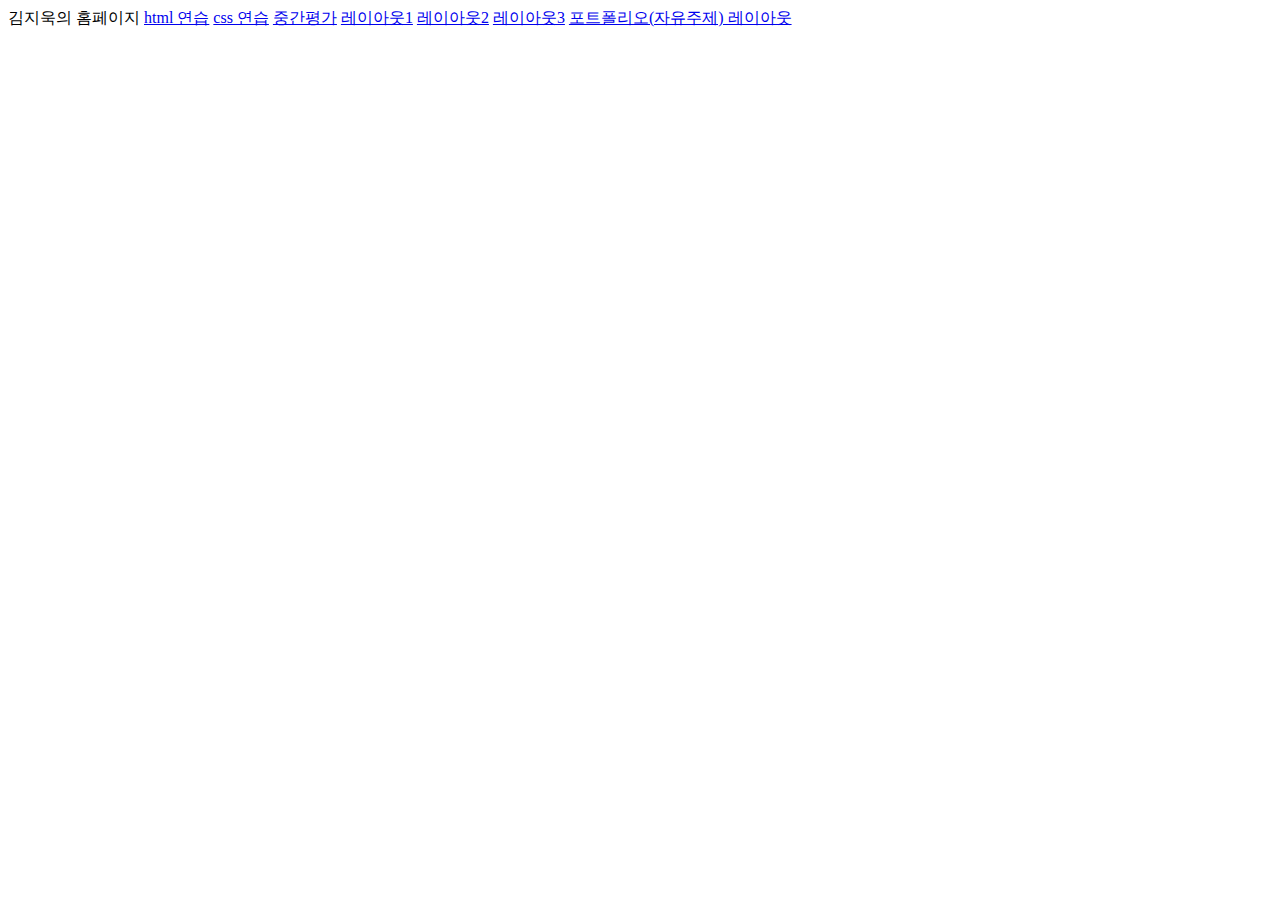
<file: index.html>
<!DOCTYPE html>
<html>
    <head>
        <tittle>김지욱의 홈페이지</tittle>
        <meta charset="utf-8" />
    </head>
    <body>
        <a href="html.html"> html 연습</a>
        <a href="css.html"> css 연습</a>
        <a href="real.html"> 중간평가</a>
        <a href="layout1/layout1.html"> 레이아웃1</a>
        <a href="layout2/layout2.html"> 레이아웃2</a>
        <a href="layout3/layout3.html"> 레이아웃3</a>
        <a href="last1.html"> 포트폴리오(자유주제) 레이아웃</a>

    </body>
</html>
</file>
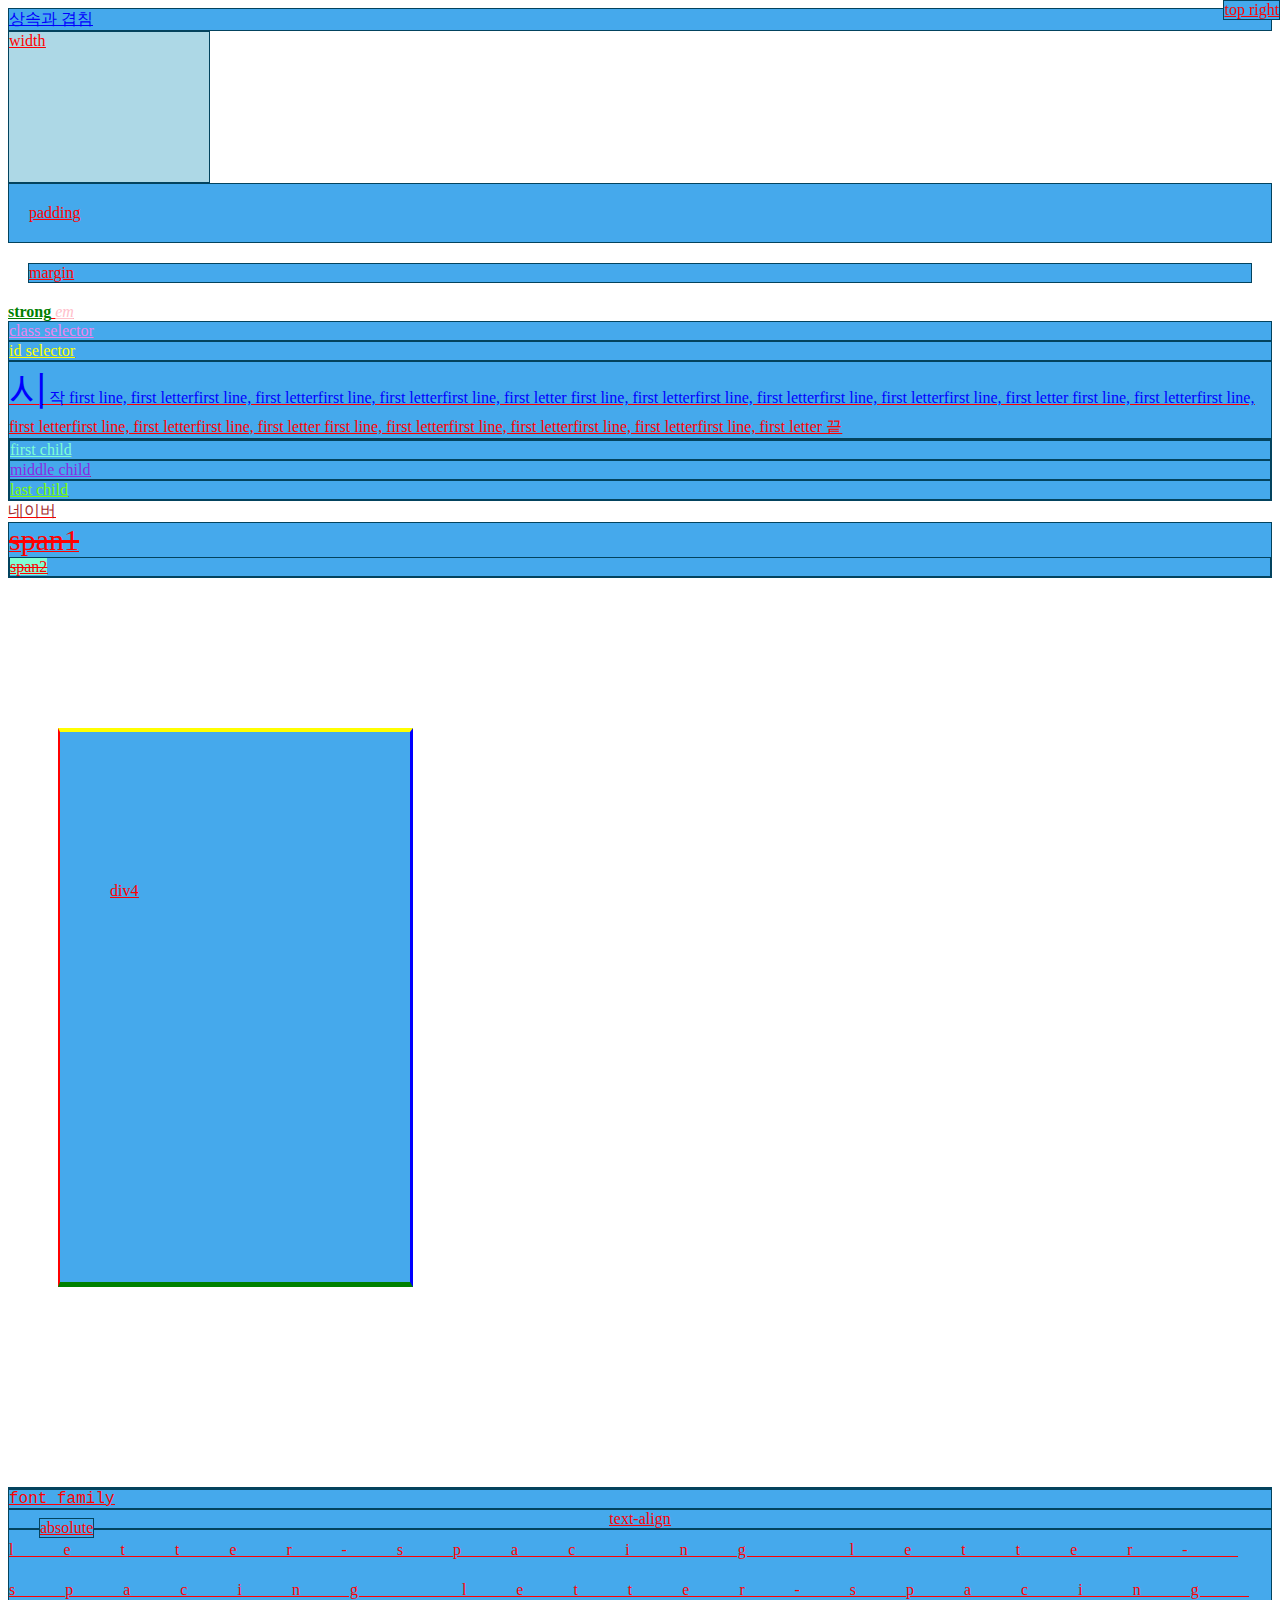
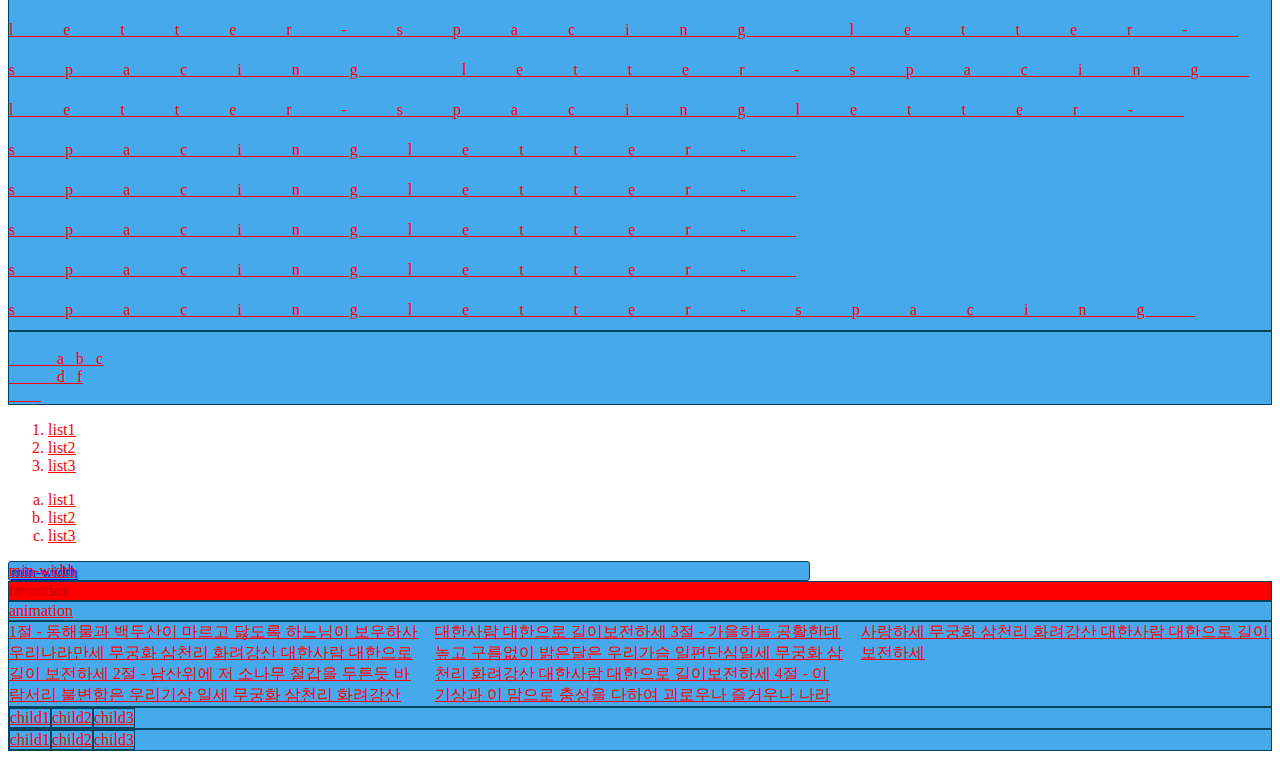
<file: css.html>
<!DOCTYPE html>
<html>
    <head>
        <title>css</title>
        <meta charset="utf-8" />
        <style>
            body{ color: red; }
            #div1{ color: blue; }
            #div2{ color: #41c0bc; }
            #div3{ color: rgb(red, green, blue)}
            /* ccs의 주석 */
        </style>
        <!-- html의 주석-->
    </head>
    <body>
        <div id="div1">상속과 겹침</div>

        <style>
            div{ 
                background-color: rgb(69, 169, 236);
                border: solid 1px rgb(3, 67, 94);
            }
            #w1{
                width: 200px;
                height: 150px;
                background-color: lightblue;
            }
        </style>
        <div id="w1">width</div>
        <style>
            #p1{
                padding: 20px;
            }
        </style>
        <div id="p1" >padding</div>

        <style>
            #m1{
                margin: 20px;
            }
        </style>
        <div id="m1">margin</div>

        <style>
            *{ text-decoration: underline; }
            strong{ /* element selector 요소 선택자 */
                color: green;
            }
            em{
                color: pink;
            }
        </style>
        <strong>strong</strong>
        <em>em</em>

        <style>
            .c1{
                color: violet;
            }
            #d1{
                color: yellow;
            }
        </style>
        <div class="c1" >class selector</div>
        <div id="d1">id selector</div>

        <style>
            #f1::first-line{
                color: blue;
            }
            #f1::first-letter{
                font-size: 40px;
            }
            #f1::before{ content: "시작";}
            #f1::after{content: "끝";}
        </style>
        <div id="f1">
            first line, first letterfirst line, first letterfirst line, first letterfirst line, first letter
            first line, first letterfirst line, first letterfirst line, first letterfirst line, first letter
            first line, first letterfirst line, first letterfirst line, first letterfirst line, first letter
            first line, first letterfirst line, first letterfirst line, first letterfirst line, first letter
        </div>

        <style>
            #d2 div:first-child{
                color: aquamarine;
            }
            #d2 div:nth-child(2){
                color:blueviolet;
            }
            #d2 div:last-child{
                color: chartreuse;
            }

        </style>
        <div id="d2">
            <div>first child</div>
            <div>middle child</div>
            <div>last child</div>
        </div>

        <style>
            /* :link, visited, :hover, active, :focus */
            a:link{ color:brown; } /*링크가 있을때*/
            a:visited{ color: aquamarine; } /*방문한 후*/
            a:hover{ color: blueviolet;} /*마우스를 올리면*/
            a:active{ color: darkslateblue;} /*클릭하면*/
            a:focus{ color:darkgoldenrod;} /*포커스 되면*/
            a{text-decoration: none;}
        </style>
        <a href="https://www.naver.com/">네이버</a>

        <style>
            #d3>span{/*자식 요소 선택자*/
                font-size: 30px;
            }
            #d3 span{/*하위 요소 선택자*/
                text-decoration: line-through;
            }
            #d3>div>span{
                background-color: aquamarine;
            }
        </style>
        <div id="d3">
            <span>span1</span>
            <div>
                <span>span2</span>
            </div>
        </div>

        <style>
            /* width, height, margin, border, padding */
            #d4{
                width: 200px;
                height: 200px;
                border: solid 2px black;
                border-left: solid 2px red;
                border-right: solid 3px blue;
                border-top: solid 4px yellow;
                border-bottom: solid 5px green;

                margin: 100px;
                margin: 50px 100px;/*상하 좌우*/
                margin: 50px 100px 150px 200px;/*상 우 하 좌*/
                /*위부터 시계방향*/
                margin-left: 50px;
                margin-right: 100px;
                margin-top: 150px;
                margin-bottom: 200px;

                padding: 100px;
                padding: 50px 100px;/*상하 좌우*/
                padding: 50px 100px 150px 200px;/*상 우 하 좌*/
                /*위부터 시계방향*/
                padding-left: 50px;
                padding-right: 100px;
                padding-top: 150px;
                padding-bottom: 200px;
            }
        </style>
        <div id="d4">div4</div>

        <style>
            #d5{
                position: absolute; /*절대적인*/
                left: 30px;
                top: 30px;
            }
            #d6{
                position: relative;
                /*relative 부모는 absolute자식의 기준이 된다*/
            }
        </style>
        <div id="d6">
            <div id="d5">absolute</div>
        </div>

        <style>
            #d7{
                position: fixed;
                top: 0px;
                right: 0px;
            }
        </style>
        <div id="d7">top right</div>

        <style>
            #d8{
                font-family: 'Courier New', Courier, monospace;
            }
        </style>
        <div id="d8">font family</div>

        <style>
            #d9{
                text-align: center;
            }
        </style>
        <div id="d9">text-align</div>

        <style>
            #d10{
                letter-spacing: 50px;
                line-height: 40px;
            }
        </style>
        <div id="d10">letter-spacing letter-spacing letter-spacing letter-spacing letter-spacing letter-spacing letter-spacingletter-spacingletter-spacingletter-spacingletter-spacingletter-spacingletter-spacing
        </div>

        <style>
            #d11{
                white-space:pre;
            }
        </style>
        <div id="d11">
            a   b   c
            d   f
        </div>

        <style>
            ul{
                list-style-type: decimal;
            }

            ol{
                list-style-type: lower-alpha;
            }
        </style>

        <ul>
            <li>list1</li>
            <li>list2</li>
            <li>list3</li>
        </ul>
        <ol>
            <li>list1</li>
            <li>list2</li>
            <li>list3</li>
        </ol>

        <style>
            #d12{
                min-width: 200px;
                max-width: 800px;
                border-radius: 3px;
                text-shadow: 2px 2px 1px blue;
            }
        </style>
        <div id="d12">min-width</div>

        <style>
            #d13{
                background-color: red;
                border-radius: 0px;
                text-shadow: 0px 0px 0px black;
                transition: background-color 1s,
                border-radius 1s,text-shadow 1s;
            }
            #d13:hover{
                background-color: blue;
                border-radius: 20px;
                text-shadow: 2px 2px 2px black;
            }
        </style>
        <div id="d13">transition</div>

        <style>
            #d14{}
            #d14:hover{
                animation-name: d14_animation;
                animation-duration: 2s;

            }
            @keyframes d14_animation{
                0%{background-color: white;}
                50%{background-color: red;}
                100%{background-color: green;}
            }
        </style>
        <div id="d14">animation</div>

        <style>
            .col1{
                columns: 100px 3;
                /*최소 넓이, 최대 단수*/
            }
        </style>
        <div class="col1">
            1절 - 동해물과 백두산이 마르고 닳도록
            하느님이 보우하사 우리나라만세
            무궁화 삼천리 화려강산 대한사람 대한으로 길이 보전하세
            
            2절 - 남산위에 저 소나무 철갑을 두른듯
            바람서리 불변함은 우리기상 일세
            무궁화 삼천리 화려강산 대한사람 대한으로 길이보전하세
            
            3절 - 가을하늘 공활한데 높고 구름없이 
            밝은달은 우리가슴 일편단심일세
            무궁화 삼천리 화려강산 대한사람 대한으로 길이보전하세
            
            4절 - 이 기상과 이 맘으로 충성을 다하여
            괴로우나 즐거우나 나라사랑하세
            무궁화 삼천리 화려강산 대한사람 대한으로 길이보전하세
        </div>

        <style>
            #d15{
                display: flex;
                /*표시방식: 유연하게*/

            }
            #div>div:nth-child(1){flex:2; }
            #div>div:nth-child(2){flex:5; }
            #div>div:nth-child(3){flex:8; }
        </style>
        <div id="d15">
            <div>child1</div>
            <div>child2</div>
            <div>child3</div>
        </div>

        <style>
            #d16{
                display: flex;
                justify-content: space;
            }
        </style>
        <div id="d16">
            <div>child1</div>
            <div>child2</div>
            <div>child3</div>
        </div>
            
    </body>
</html>
</file>
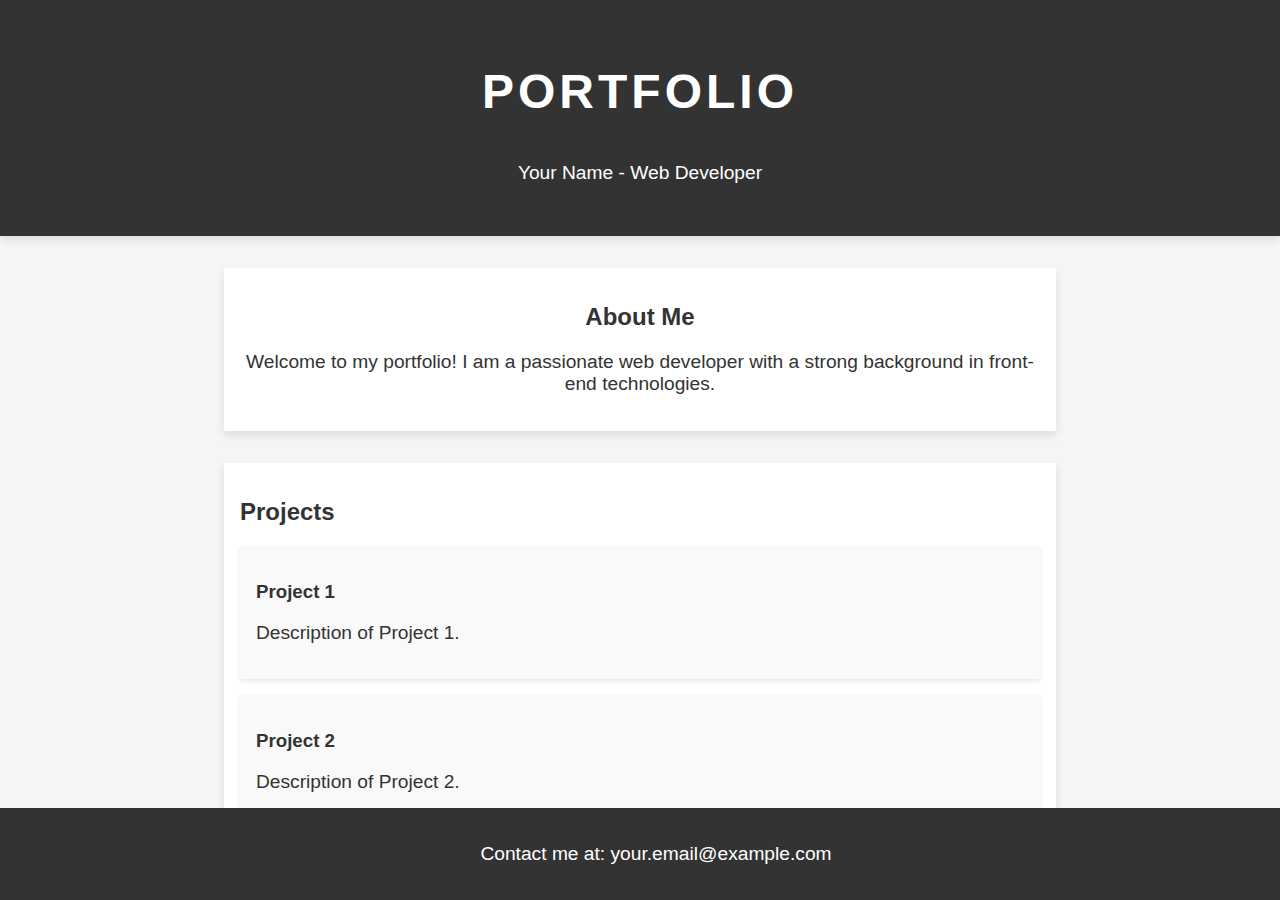
<file: port.html>
<!DOCTYPE html>
<html lang="en">
<head>
    <meta charset="UTF-8">
    <meta name="viewport" content="width=device-width, initial-scale=1.0">
    <title>Your Portfolio</title>
    <style>
        body {
            font-family: 'Arial', sans-serif;
            margin: 0;
            padding: 0;
            box-sizing: border-box;
            background-color: #f5f5f5;
            color: #333;
        }

        header {
            background-color: #333;
            color: #fff;
            text-align: center;
            padding: 2em;
            box-shadow: 0 4px 8px rgba(0, 0, 0, 0.1);
        }

        h1 {
            font-size: 3em;
            margin-bottom: 0.5em;
            letter-spacing: 4px;
            position: relative;
            display: inline-block;
        }

        h1::before {
            content: '';
            position: absolute;
            top: 0;
            left: 0;
            width: 100%;
            height: 100%;
            background-color: rgba(255, 255, 255, 0.4);
            z-index: -1;
            animation: bounce 1s infinite alternate;
        }

        @keyframes bounce {
            0% {
                transform: translateY(0);
            }
            100% {
                transform: translateY(-10px);
            }
        }

        p {
            font-size: 1.2em;
        }

        section {
            max-width: 800px;
            margin: 2em auto;
            padding: 1em;
            background-color: #fff;
            box-shadow: 0 4px 8px rgba(0, 0, 0, 0.1);
            transition: transform 0.3s ease-in-out;
        }

        h2, h3 {
            color: #333;
        }

        .about-me {
            text-align: center;
        }

        .projects {
            margin-top: 2em;
        }

        .project {
            margin-bottom: 1em;
            padding: 1em;
            background-color: #f9f9f9;
            box-shadow: 0 2px 4px rgba(0, 0, 0, 0.1);
            transition: transform 0.3s ease-in-out;
        }

        .project:hover {
            transform: translateY(-5px);
        }

        footer {
            text-align: center;
            padding: 1em;
            background-color: #333;
            color: #fff;
            position: fixed;
            bottom: 0;
            width: 100%;
        }
    </style>
</head>
<body>
    <header>
        <h1>PORTFOLIO</h1>
        <p>Your Name - Web Developer</p>
    </header>

    <section class="about-me">
        <h2>About Me</h2>
        <p>Welcome to my portfolio! I am a passionate web developer with a strong background in front-end technologies.</p>
    </section>

    <section class="projects">
        <h2>Projects</h2>
        <div class="project">
            <h3>Project 1</h3>
            <p>Description of Project 1.</p>
        </div>
        <div class="project">
            <h3>Project 2</h3>
            <p>Description of Project 2.</p>
        </div>
        <!-- Add more projects as needed -->
    </section>

    <footer>
        <p>Contact me at: your.email@example.com</p>
    </footer>
</body>
</html>
</file>
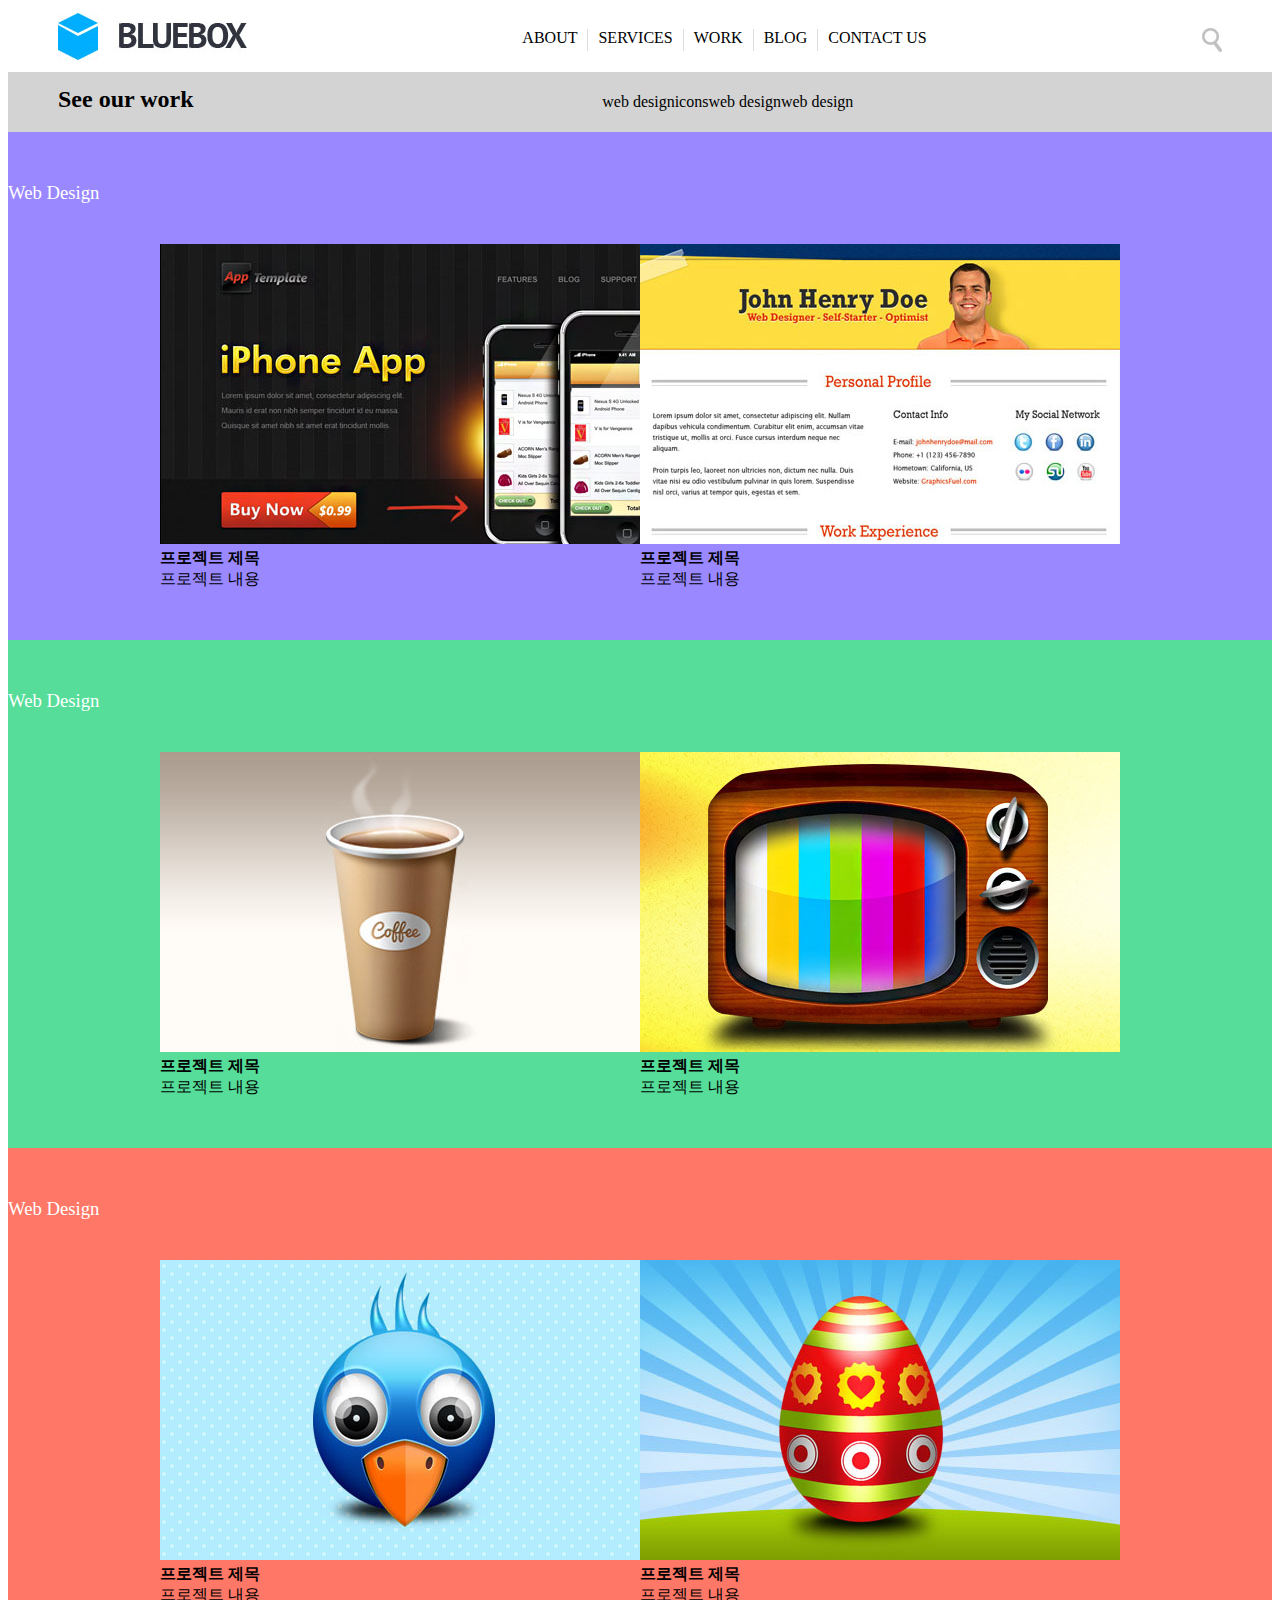
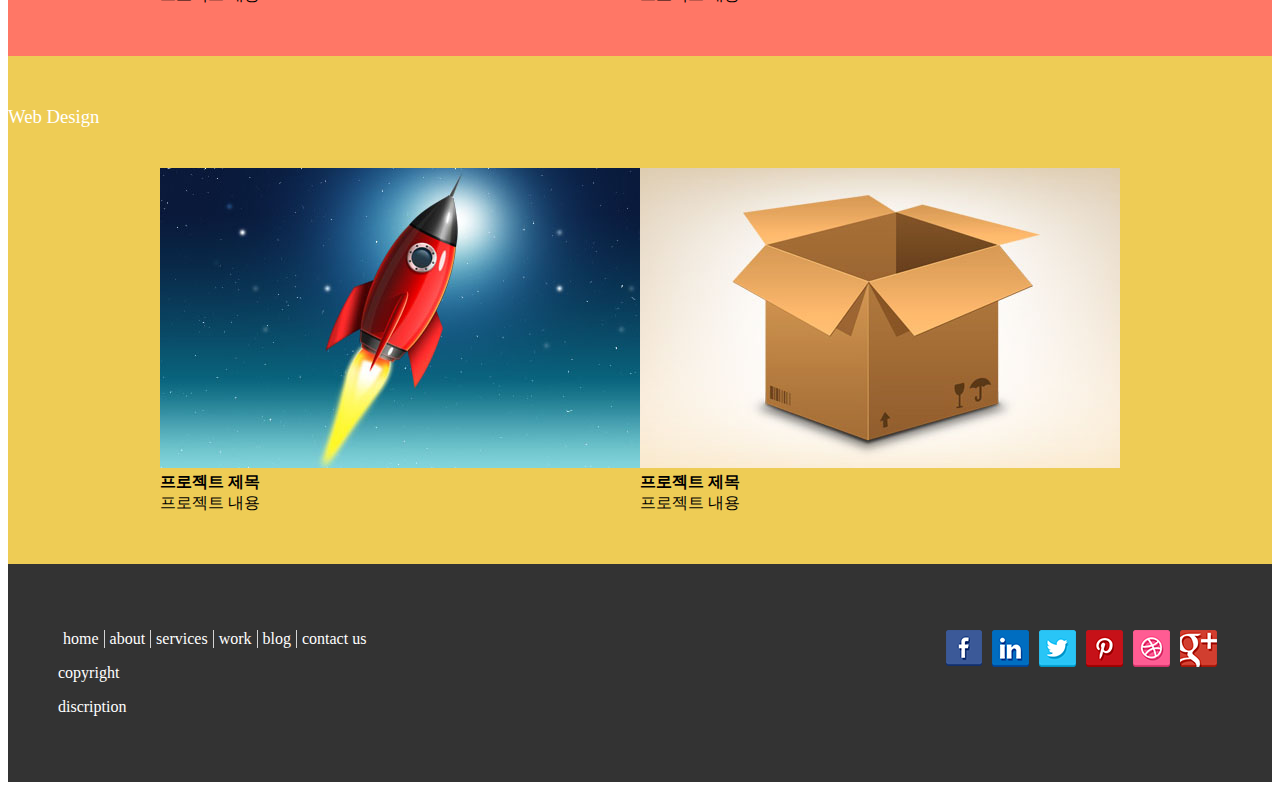
<file: layout1/layout1.html>
<!DOCTYPE html>
<html>
    <head>
        <title>layout1</title>
        <meta charset="utf-8" />
        <style>
            #wrap ul{}
            #wrap>header>ul>li{}
            #wrap{
                min-width: 1000px;
                max-width: 1920px;
                margin: 0px auto;
            }
            header ul{
                list-style: none;
                display: flex;
                padding: 0px;
            }
            header li{
                padding: 0px 10px; /* 상하 좌우 */
                border-right: solid 1px gainsboro;
            }
            header li:last-child{
                border: none;
            }
            header{
                display: flex;
                justify-content: space-between;
                padding: 5px 50px;
            }
            header h1{
                margin: 0px;
            }
            header img{
                display: block;
            }
            header>div>img{
                margin: 15px 0px
            }
            nav ul{
                list-style: none;
                display: flex;
            }
            nav li{
                list-style: none;
                display: flex;
            }
            nav{
                display: flex;
                justify-content: space-between;
                background-color: lightgray;
                padding: 5px 50px;
            }
            nav h2{
                margin: 9px 0px;
            }
            #content>section>div{
                display: flex;
                justify-content: center;
            }
            #content dt{
                font-weight: bold;
            }
            #content dd{
                margin: 0px;
            }
            .contanier{
                margin: 0px 10px;
            }
            #content>section:nth-child(1){background-color: #98f;}
            #content>section:nth-child(2){background-color: #5d9;}
            #content>section:nth-child(3){background-color: #f76;}
            #content>section:nth-child(4){background-color: #ec5;}
            h3{
                margin: 0px;
                padding-bottom: 40px;
                color: white;
                font-weight: normal;
            }
            section{
                padding: 50px 0px;
            }
            footer ul{
                list-style: none;
                display: flex;
                padding: 0px;
            }
            footer ul li{
                padding: 0px 5px;
            }
            footer div:first-child li{
                border-right: solid 1px lightgray;
            }
            footer div:first-child li:last-child{
                border: none;
            }
            footer{
                display: flex;
                justify-content: space-between;
                background-color: #333;
                color: white;
                padding: 50px;
            }


        </style>
    </head>
    <body>
        <div id="wrap">
            <header>
                <h1><img src="logo.png" /></h1>
                <ul>
                    <li>ABOUT</li>
                    <li>SERVICES</li>
                    <li>WORK</li>
                    <li>BLOG</li>
                    <li>CONTACT US</li>
                </ul>
                <div><img src="zoom.png" /></div>
            </header>
            <nav>
                <h2>See our work</h2>
                <ul>
                    <li>web design</li>
                    <li>icons</li>
                    <li>web design</li>
                    <li>web design</li>
                </ul>
                <div></div>

            </nav>
            <div id="content">
                <section>
                    <h3>Web Design</h3>
                    <div>
                        <div class="container">
                            <img src="img1.png" />
                            <d1>
                                <dt>프로젝트 제목</dt>
                                <dd>프로젝트 내용</dd>
                            </d1>
                        </div>
                        <div class="container">
                            <img src="img2.png" />
                            <d1>
                                <dt>프로젝트 제목</dt>
                                <dd>프로젝트 내용</dd>
                            </d1>
                        </div>
                    </div>
                </section>
                <section>
                    <h3>Web Design</h3>
                    <div>
                        <div class="container">
                            <img src="img3.png" />
                            <d1>
                                <dt>프로젝트 제목</dt>
                                <dd>프로젝트 내용</dd>
                            </d1>
                        </div>
                        <div class="container">
                            <img src="img4.png" />
                            <d1>
                                <dt>프로젝트 제목</dt>
                                <dd>프로젝트 내용</dd>
                            </d1>
                        </div>
                    </div>
                </section>
                <section>
                    <h3>Web Design</h3>
                    <div>
                        <div class="container">
                            <img src="img5.png" />
                            <d1>
                                <dt>프로젝트 제목</dt>
                                <dd>프로젝트 내용</dd>
                            </d1>
                        </div>
                        <div class="container">
                            <img src="img6.png" />
                            <d1>
                                <dt>프로젝트 제목</dt>
                                <dd>프로젝트 내용</dd>
                            </d1>
                        </div>
                    </div>
                </section>
                <section>
                    <h3>Web Design</h3>
                    <div>
                        <div class="container">
                            <img src="img7.png" />
                            <d1>
                                <dt>프로젝트 제목</dt>
                                <dd>프로젝트 내용</dd>
                            </d1>
                        </div>
                        <div class="container">
                            <img src="img8.png" />
                            <d1>
                                <dt>프로젝트 제목</dt>
                                <dd>프로젝트 내용</dd>
                            </d1>
                        </div>
                    </div>
                </section>
            </div>
            <footer>
                <div>
                    <ul>
                        <li>home</li>
                        <li>about</li>
                        <li>services</li>
                        <li>work</li>
                        <li>blog</li>
                        <li>contact us</li>
                    </ul>
                    <p>copyright</p>
                    <p>discription</p>
                </div>
                <ul>
                    <li><img src="icon1.png"></li>
                    <li><img src="icon2.png"></li>
                    <li><img src="icon3.png"></li>
                    <li><img src="icon4.png"></li>
                    <li><img src="icon5.png"></li>
                    <li><img src="icon6.png"></li>
                </ul>
            </footer>
        </div>
    </body>
</html>
</file>
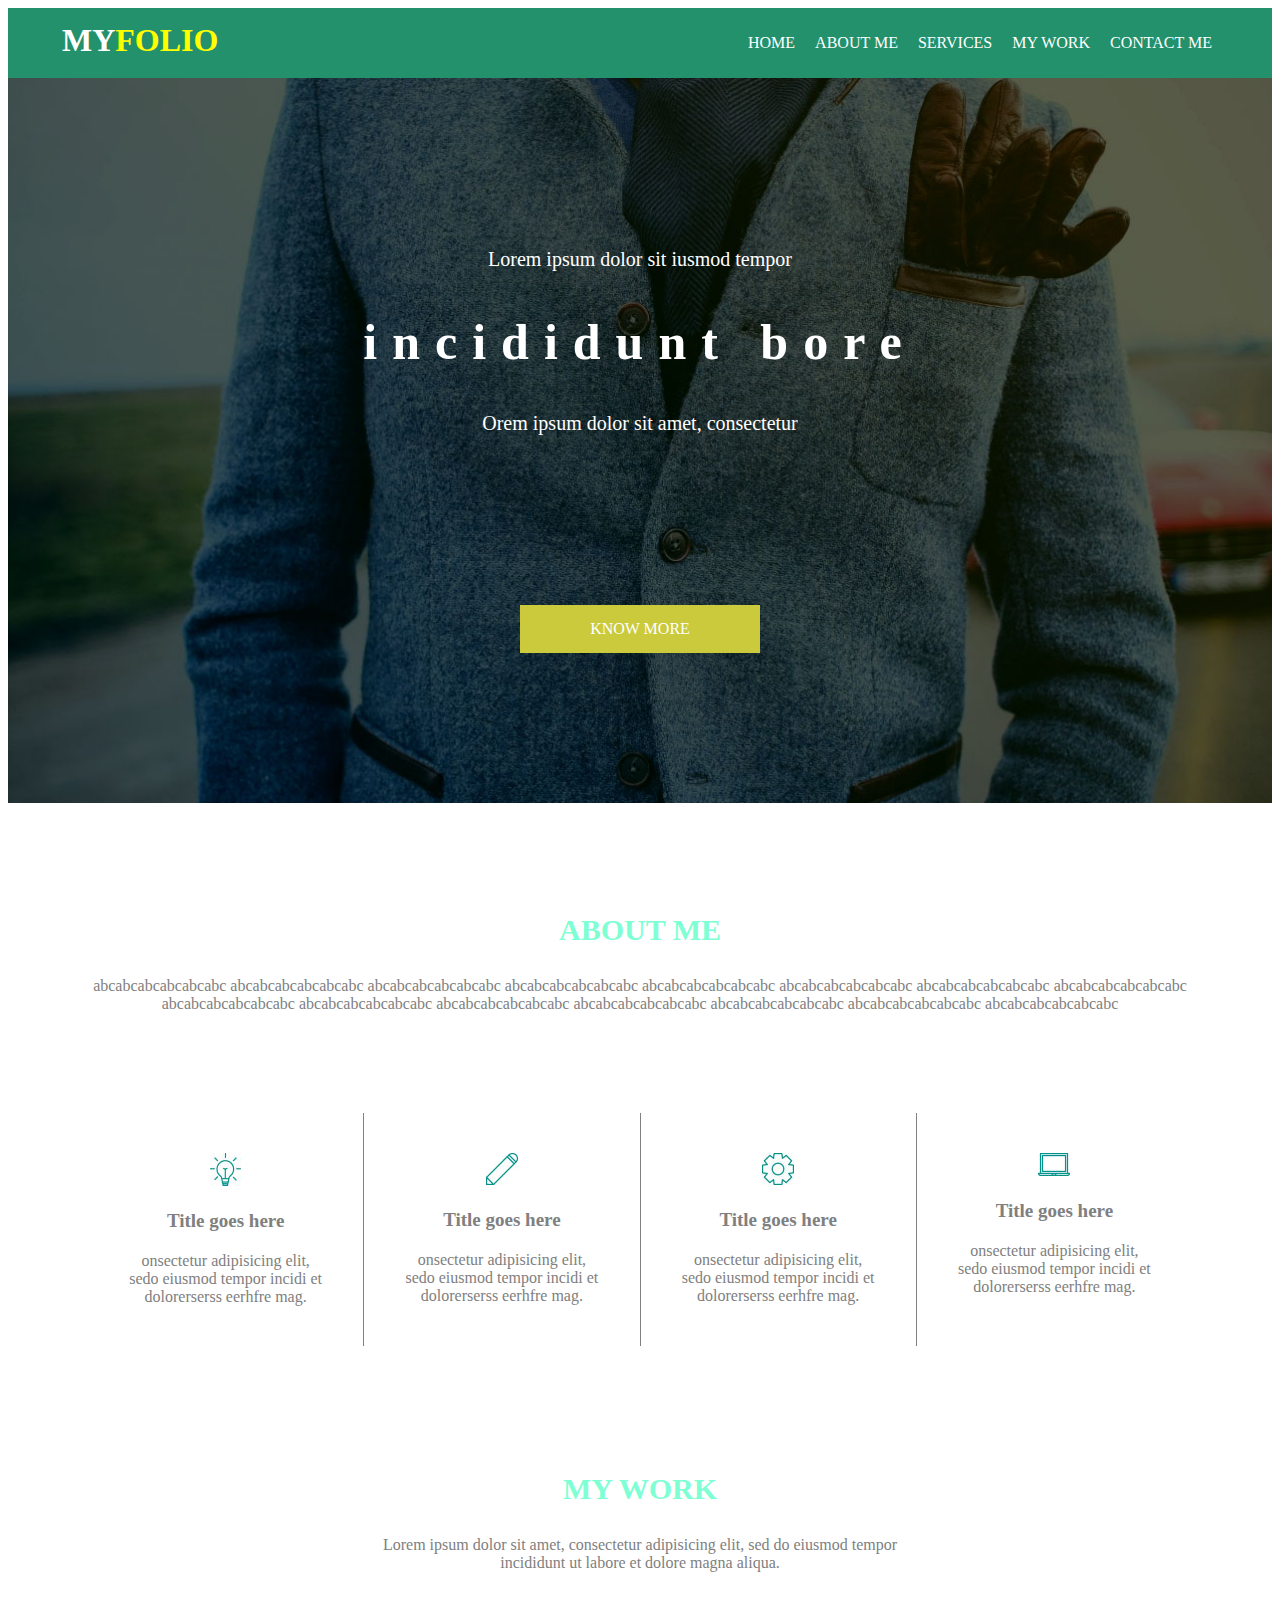
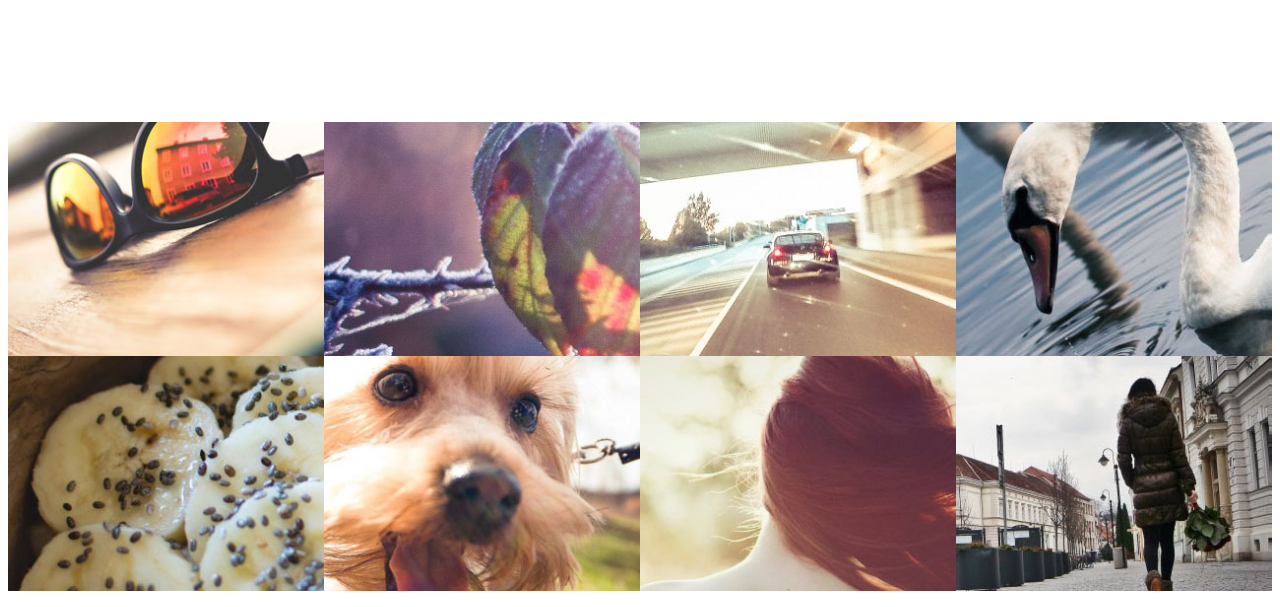
<file: layout2/layout2.html>
<!DOCTYPE html>
<html>
    <head>
        <title>layout2</title>
        <meta charset="utf-8" />
        <style>
            #wrap{
                min-width: 1000px;
                max-width: 1920px;
                margin: 0px auto;
            }
            header{
                display: flex;
                justify-content: space-between;
                background-color: rgb(34, 145, 108);
                color: white;
                padding: 10px 50px;
            }
            header ul{
                list-style: none; /*리스트 모양 : 없음*/
                display: flex; /*내용을 가로배치 유연하게(flex)*/
                padding: 0px;
            }
            header li{
                margin: 0px 10px;
            }
            header h1{
                margin: 4px;
            }
            header h1 span{
                color: yellow;
            }
            #main_visual{
                background-image: url("img1.png");
                padding: 150px;
                text-align: center;
                color: white;
                background-size: 100px auto;
                background-repeat: no-repeat;
                background-color: black;
                background-size: contain;/*담기도록*/
                background-size: cover;/*씌우도록*/
                background-position: 50% 50%;
            }
            #main_visual p{
                font-size: 20px;
            }
            #main_visual h2{
                font-size: 50px;
                letter-spacing: 15px;
            }
            .button{
                background-color: rgb(202, 202, 60);
                display: inline-block;
                padding: 15px 70px;
                margin-top: 150px;  
            }
            section{
                text-align: center;
                color: gray;
            }
            section h3{
                font-size: 30px;
                color: aquamarine;
            }
            #content1{
                padding: 80px;
            }
            #content1 ul{
                display: flex;
                list-style: none;
                padding: 0px;
                justify-content: stretch;
                margin-top: 100px;
            }
            #content1 li{
                border-right: solid 1px gray;
                padding: 40px;
            }
            #content1 li:last-child{
                border: none;
            }
            #content1 dt{
                font-size: 19px;
                font-weight: bold;
                margin: 20px;
            }
            #content1 dd{
                margin: 0px;
            }
            #content2 ul{
                display: flex;
                flex-direction: row;
                flex-wrap: wrap;
                list-style: none;
                padding: 0px;
                margin-top: 150px;
            }
            #content2 li{
                width: 25%; /*li를 1/4크기로 */
            }
            #content2 img{
                width: 100%; /* 있을 수 있는 공간에서 최대크기*/
                display: block; /* 글자취급하여 생기는 여백 해결 */
            }
        </style>
    </head>
    <body>
        <div id="wrap">
            <header>
                <h1>MY<span>FOLIO</span></h1>
                <ul>
                    <li>HOME</li>
                    <li>ABOUT ME</li>
                    <li>SERVICES</li>
                    <li>MY WORK</li>
                    <li>CONTACT ME</li>
                </ul>

            </header>
            <div id="main_visual">
                <p>Lorem ipsum dolor sit iusmod tempor</p>
                <h2>incididunt bore</h2>
                <p>Orem ipsum dolor sit amet, consectetur</p>
                <div class="button">KNOW MORE</div>
            </div>
            <section id="content1">
                <h3>ABOUT ME</h3>
                <p>
                    abcabcabcabcabcabc  abcabcabcabcabcabc  abcabcabcabcabcabc  abcabcabcabcabcabc  abcabcabcabcabcabc
                    abcabcabcabcabcabc  abcabcabcabcabcabc  abcabcabcabcabcabc  abcabcabcabcabcabc  abcabcabcabcabcabc
                    abcabcabcabcabcabc  abcabcabcabcabcabc  abcabcabcabcabcabc  abcabcabcabcabcabc  abcabcabcabcabcabc
                </p>
                <ul>
                    <li>
                        <img src="a1.png">
                        <dl>
                            <dt>Title goes here</dt>
                            <dd>
                                onsectetur adipisicing elit, sedo eiusmod tempor 
                                incidi et dolorerserss eerhfre mag.
                            </dd>
                        </dl>
                    </li>
                    <li>
                        <img src="a2.png">
                        <dl>
                            <dt>Title goes here</dt>
                            <dd>
                                onsectetur adipisicing elit, sedo eiusmod tempor 
                                incidi et dolorerserss eerhfre mag.
                            </dd>
                        </dl>
                    </li>
                    <li>
                        <img src="a3.png">
                        <dl>
                            <dt>Title goes here</dt>
                            <dd>
                                onsectetur adipisicing elit, sedo eiusmod tempor 
                                incidi et dolorerserss eerhfre mag.
                            </dd>
                        </dl>
                    </li>
                    <li>
                        <img src="a4.png">
                        <dl>
                            <dt>Title goes here</dt>
                            <dd>
                                onsectetur adipisicing elit, sedo eiusmod tempor 
                                incidi et dolorerserss eerhfre mag.
                            </dd>
                        </dl>
                    </li>
                </ul>
            </section>
            <section id="content2">
                <h3>MY WORK</h3>
                <p>
                    Lorem ipsum dolor sit amet, consectetur adipisicing elit, 
                    sed do eiusmod tempor <br /> incididunt ut labore et dolore magna 
                    aliqua.
                </p>
                <ul>
                    <li><img src="b1.png" /></li>
                    <li><img src="b2.png" /></li>
                    <li><img src="b3.png" /></li>
                    <li><img src="b4.png" /></li>
                    <li><img src="b5.png" /></li>
                    <li><img src="b6.png" /></li>
                    <li><img src="b7.png" /></li>
                    <li><img src="b8.png" /></li>
                </ul>
            </section>
        </div>
    </body>
</html>
</file>
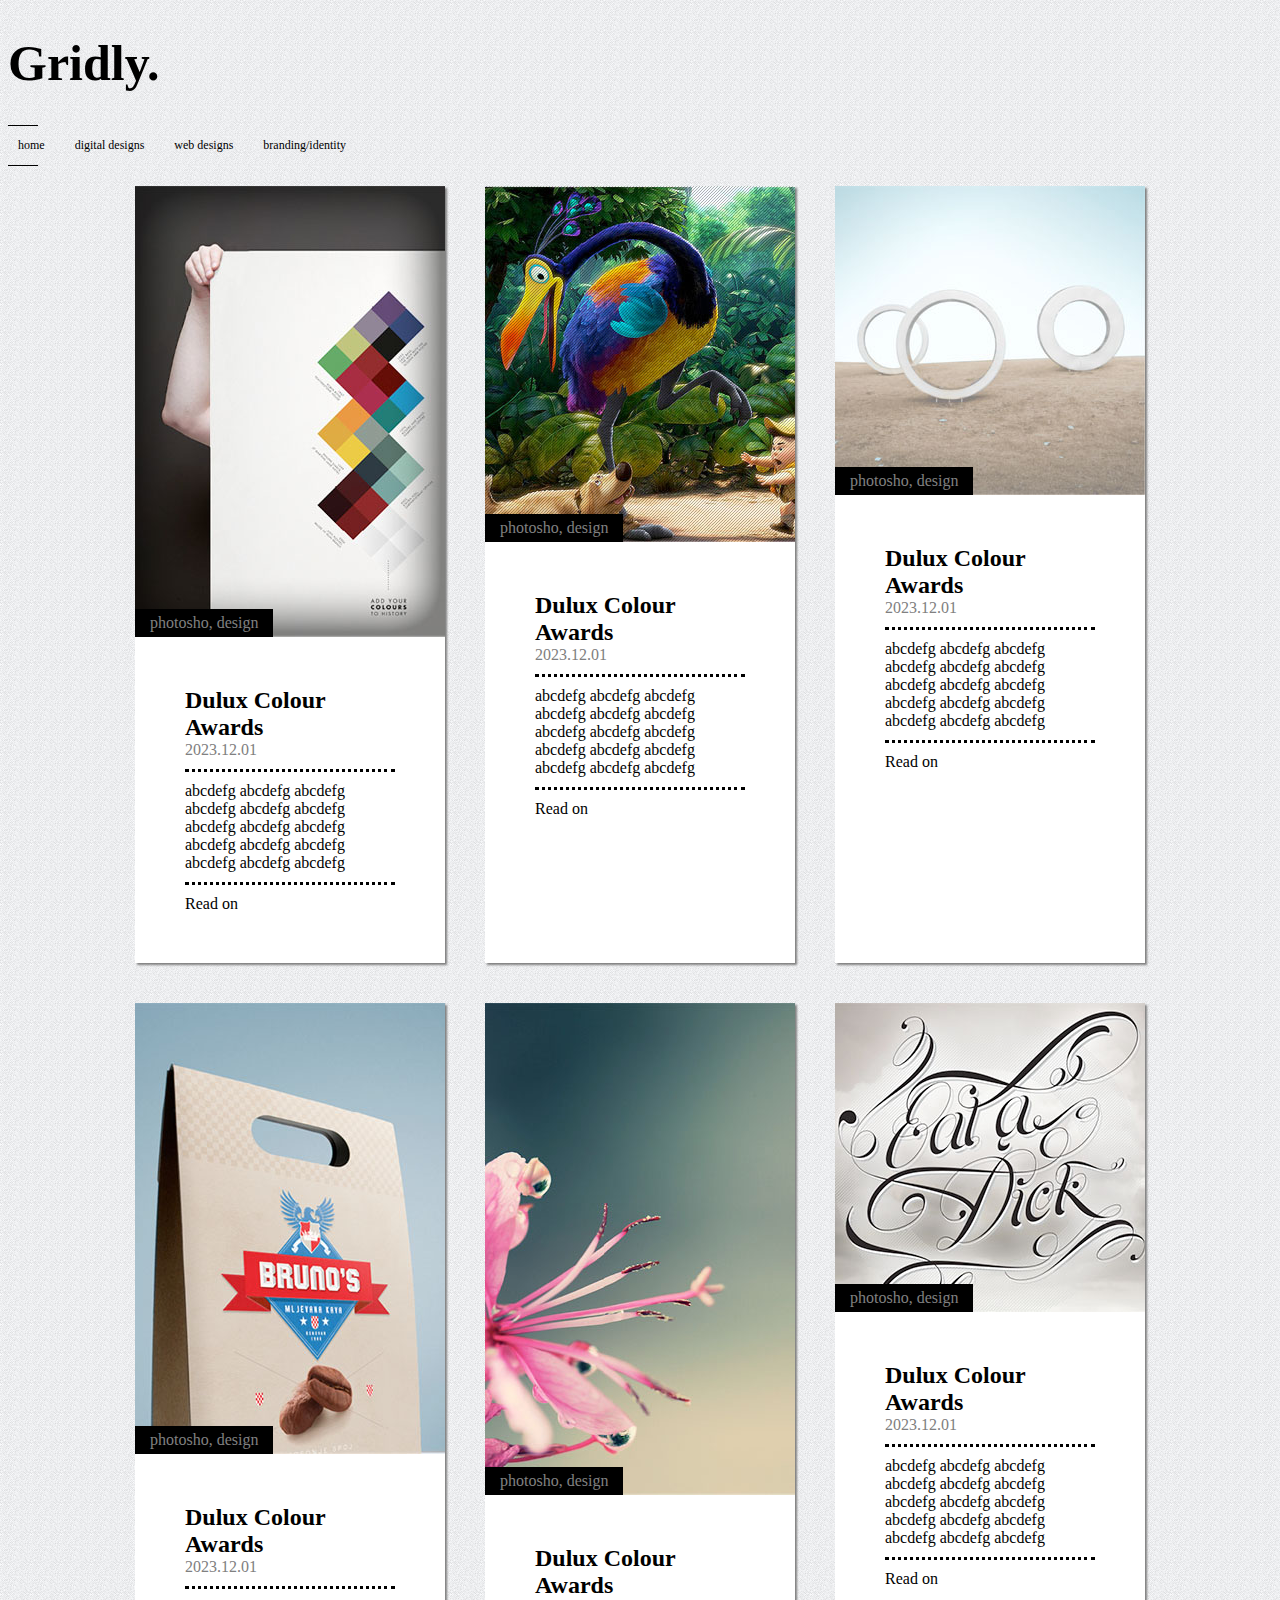
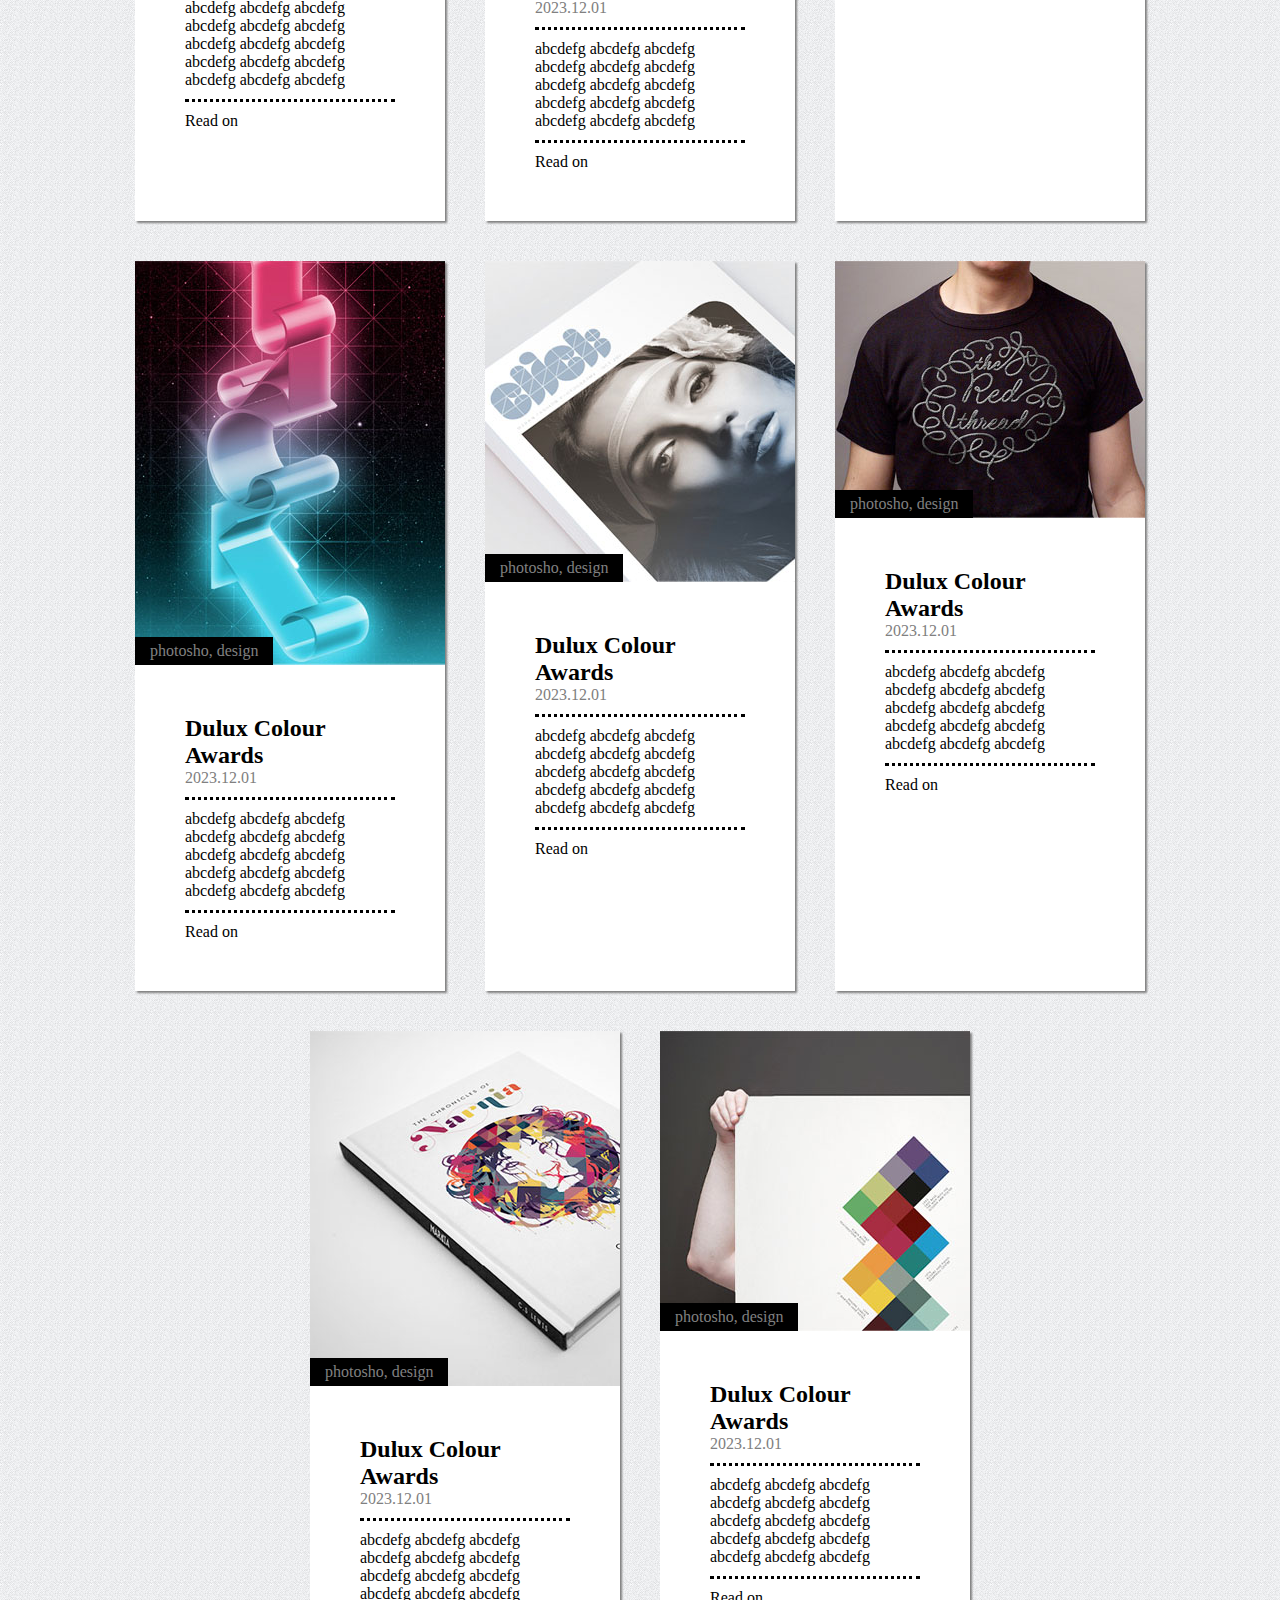
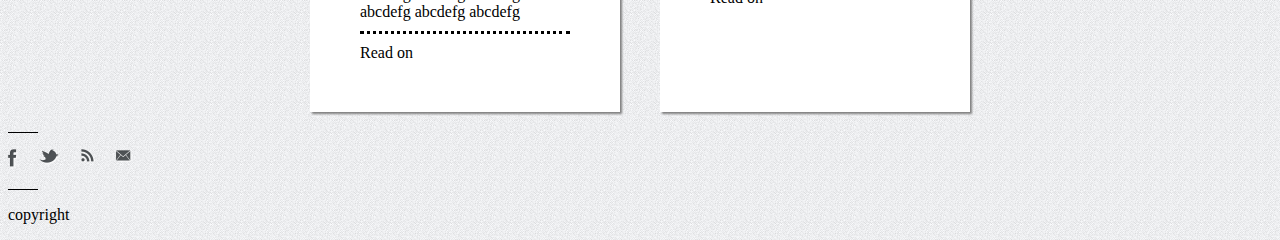
<file: layout3/layout3.html>
<!DOCTYPE html>
<html>
    <head>
        <title>layout3</title>
        <meta charset="utf-8" />
        <style>
            #wrap{
                min-width: 1000px;
                max-width: 1920px;
                margin: 0px auto;
            }
            body{
                background-image: url(back.png);
            }
            header h1{
                font-size: 50px;

            }
            header ul{
                display: flex;
                padding: 0px;
                list-style: none;
                font-size: 12px;
                
            }
            header li{
                padding: 0px 10px;
                padding-right: 20px;
            }
            .short_line{
                width: 30px;
                border-top: solid 1px black;
            }
            #content{
                display: flex;
                flex-direction: row;
                flex-wrap: wrap;
                justify-content: center;
            }
            .content_card{
                width: 310px;
                background-color: white;
                box-shadow: 2px 2px 2px gray;
                /* 가로위치 세로위치 번짐정도 그림자색상 */
                margin: 20px;
            }
            .category{
                position: absolute; /*위치지정 : 절대적인*/
                /* top bottom left right */
                left: 0px;
                bottom: 0px;
                background-color: black;
                color: white;
                padding: 5px 15px;
            }
            .content_card div:first-child{
                position: relative;
                /* relative 부모는 자식의 absolute 자식의 기준이 된다 */
            }
            .content_card img{
                display: block;
            }
            .content_card>div:last-child{
                padding: 50px;
            }
            .content_card h2{
                margin: 0px;
            }
            .content_card>div>div:nth-child(2){
                color: gray;
            }
            .long_line{
                width: 210px;
                border-top: dotted;
                margin: 10px 0px;
            }
            .content_card p{
                margin: 0px;
            }
            footer ul{
                display: flex;
                list-style: none;
                padding: 0px;
            }
            footer li{
                padding-right: 20px;
            }
        </style>
    </head>
    <body>
        <div id="wrap">
            <header>
                <h1>Gridly.</h1>
                <div class="short_line"></div>
                <ul>
                    <li>home</li>
                    <li>digital designs</li>
                    <li>web designs</li>
                    <li>branding/identity</li>
                </ul>
                <div class="short_line"></div>
            </header>
            <div id="content">
                <section class="content_card">
                    <div>
                        <img src="c1.png"/>
                        <div class="category">photosho, design</div>
                    </div>
                    <div>
                        <h2>Dulux Colour Awards</h2>
                        <div>2023.12.01</div>
                        <div class="long_line"></div>
                        <p>
                            abcdefg  abcdefg  abcdefg  abcdefg  abcdefg
                            abcdefg  abcdefg  abcdefg  abcdefg  abcdefg
                            abcdefg  abcdefg  abcdefg  abcdefg  abcdefg
                        </p>
                        <div class="long_line"></div>
                        <div>Read on</div>
                    </div>
                </section>
                <section class="content_card">
                    <div>
                        <img src="c2.png"/>
                        <div class="category">photosho, design</div>
                    </div>
                    <div>
                        <h2>Dulux Colour Awards</h2>
                        <div>2023.12.01</div>
                        <div class="long_line"></div>
                        <p>
                            abcdefg  abcdefg  abcdefg  abcdefg  abcdefg
                            abcdefg  abcdefg  abcdefg  abcdefg  abcdefg
                            abcdefg  abcdefg  abcdefg  abcdefg  abcdefg
                        </p>
                        <div class="long_line"></div>
                        <div>Read on</div>
                    </div>
                </section>
                <section class="content_card">
                    <div>
                        <img src="c3.png"/>
                        <div class="category">photosho, design</div>
                    </div>
                    <div>
                        <h2>Dulux Colour Awards</h2>
                        <div>2023.12.01</div>
                        <div class="long_line"></div>
                        <p>
                            abcdefg  abcdefg  abcdefg  abcdefg  abcdefg
                            abcdefg  abcdefg  abcdefg  abcdefg  abcdefg
                            abcdefg  abcdefg  abcdefg  abcdefg  abcdefg
                        </p>
                        <div class="long_line"></div>
                        <div>Read on</div>
                    </div>
                </section>
                <section class="content_card">
                    <div>
                        <img src="c4.png"/>
                        <div class="category">photosho, design</div>
                    </div>
                    <div>
                        <h2>Dulux Colour Awards</h2>
                        <div>2023.12.01</div>
                        <div class="long_line"></div>
                        <p>
                            abcdefg  abcdefg  abcdefg  abcdefg  abcdefg
                            abcdefg  abcdefg  abcdefg  abcdefg  abcdefg
                            abcdefg  abcdefg  abcdefg  abcdefg  abcdefg
                        </p>
                        <div class="long_line"></div>
                        <div>Read on</div>
                    </div>
                </section>
                <section class="content_card">
                    <div>
                        <img src="c5.png"/>
                        <div class="category">photosho, design</div>
                    </div>
                    <div>
                        <h2>Dulux Colour Awards</h2>
                        <div>2023.12.01</div>
                        <div class="long_line"></div>
                        <p>
                            abcdefg  abcdefg  abcdefg  abcdefg  abcdefg
                            abcdefg  abcdefg  abcdefg  abcdefg  abcdefg
                            abcdefg  abcdefg  abcdefg  abcdefg  abcdefg
                        </p>
                        <div class="long_line"></div>
                        <div>Read on</div>
                    </div>
                </section><section class="content_card">
                    <div>
                        <img src="c6.png"/>
                        <div class="category">photosho, design</div>
                    </div>
                    <div>
                        <h2>Dulux Colour Awards</h2>
                        <div>2023.12.01</div>
                        <div class="long_line"></div>
                        <p>
                            abcdefg  abcdefg  abcdefg  abcdefg  abcdefg
                            abcdefg  abcdefg  abcdefg  abcdefg  abcdefg
                            abcdefg  abcdefg  abcdefg  abcdefg  abcdefg
                        </p>
                        <div class="long_line"></div>
                        <div>Read on</div>
                    </div>
                </section><section class="content_card">
                    <div>
                        <img src="c7.png"/>
                        <div class="category">photosho, design</div>
                    </div>
                    <div>
                        <h2>Dulux Colour Awards</h2>
                        <div>2023.12.01</div>
                        <div class="long_line"></div>
                        <p>
                            abcdefg  abcdefg  abcdefg  abcdefg  abcdefg
                            abcdefg  abcdefg  abcdefg  abcdefg  abcdefg
                            abcdefg  abcdefg  abcdefg  abcdefg  abcdefg
                        </p>
                        <div class="long_line"></div>
                        <div>Read on</div>
                    </div>
                </section><section class="content_card">
                    <div>
                        <img src="c8.png"/>
                        <div class="category">photosho, design</div>
                    </div>
                    <div>
                        <h2>Dulux Colour Awards</h2>
                        <div>2023.12.01</div>
                        <div class="long_line"></div>
                        <p>
                            abcdefg  abcdefg  abcdefg  abcdefg  abcdefg
                            abcdefg  abcdefg  abcdefg  abcdefg  abcdefg
                            abcdefg  abcdefg  abcdefg  abcdefg  abcdefg
                        </p>
                        <div class="long_line"></div>
                        <div>Read on</div>
                    </div>
                </section>
                <section class="content_card">
                    <div>
                        <img src="c9.png"/>
                        <div class="category">photosho, design</div>
                    </div>
                    <div>
                        <h2>Dulux Colour Awards</h2>
                        <div>2023.12.01</div>
                        <div class="long_line"></div>
                        <p>
                            abcdefg  abcdefg  abcdefg  abcdefg  abcdefg
                            abcdefg  abcdefg  abcdefg  abcdefg  abcdefg
                            abcdefg  abcdefg  abcdefg  abcdefg  abcdefg
                        </p>
                        <div class="long_line"></div>
                        <div>Read on</div>
                    </div>
                </section>
                <section class="content_card">
                    <div>
                        <img src="c10.png"/>
                        <div class="category">photosho, design</div>
                    </div>
                    <div>
                        <h2>Dulux Colour Awards</h2>
                        <div>2023.12.01</div>
                        <div class="long_line"></div>
                        <p>
                            abcdefg  abcdefg  abcdefg  abcdefg  abcdefg
                            abcdefg  abcdefg  abcdefg  abcdefg  abcdefg
                            abcdefg  abcdefg  abcdefg  abcdefg  abcdefg
                        </p>
                        <div class="long_line"></div>
                        <div>Read on</div>
                    </div>
                </section>
                <section class="content_card">
                    <div>
                        <img src="c11.png"/>
                        <div class="category">photosho, design</div>
                    </div>
                    <div>
                        <h2>Dulux Colour Awards</h2>
                        <div>2023.12.01</div>
                        <div class="long_line"></div>
                        <p>
                            abcdefg  abcdefg  abcdefg  abcdefg  abcdefg
                            abcdefg  abcdefg  abcdefg  abcdefg  abcdefg
                            abcdefg  abcdefg  abcdefg  abcdefg  abcdefg
                        </p>
                        <div class="long_line"></div>
                        <div>Read on</div>
                    </div>
                </section>
            </div>
            <footer>
                <div class="short_line"></div>
                <ul>
                    <li><img src="f1.png"/></li>
                    <li><img src="f2.png"/></li>
                    <li><img src="f3.png"/></li>
                    <li><img src="f4.png"/></li>
                </ul>
                <div class="short_line"></div>
                <p>copyright</p>
            </footer>
        </div>

        
    </body>
</html>
</file>
